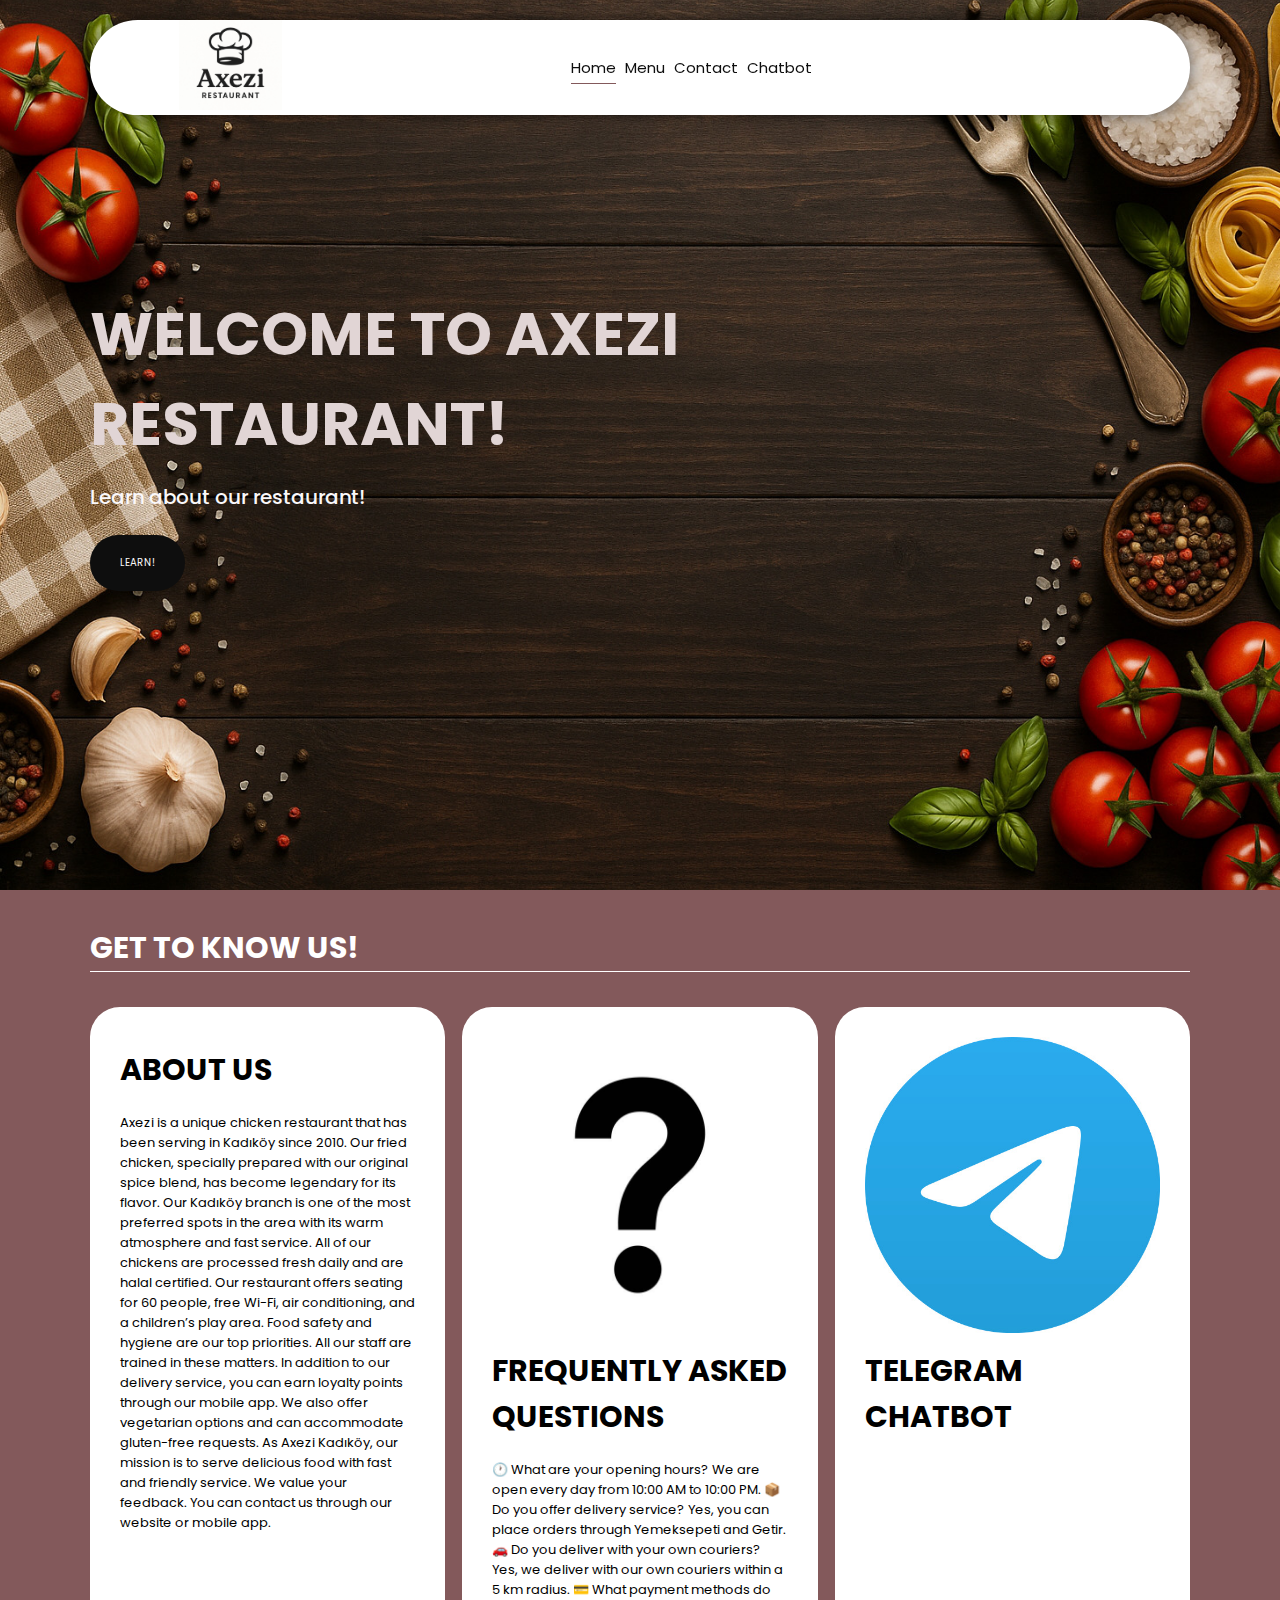
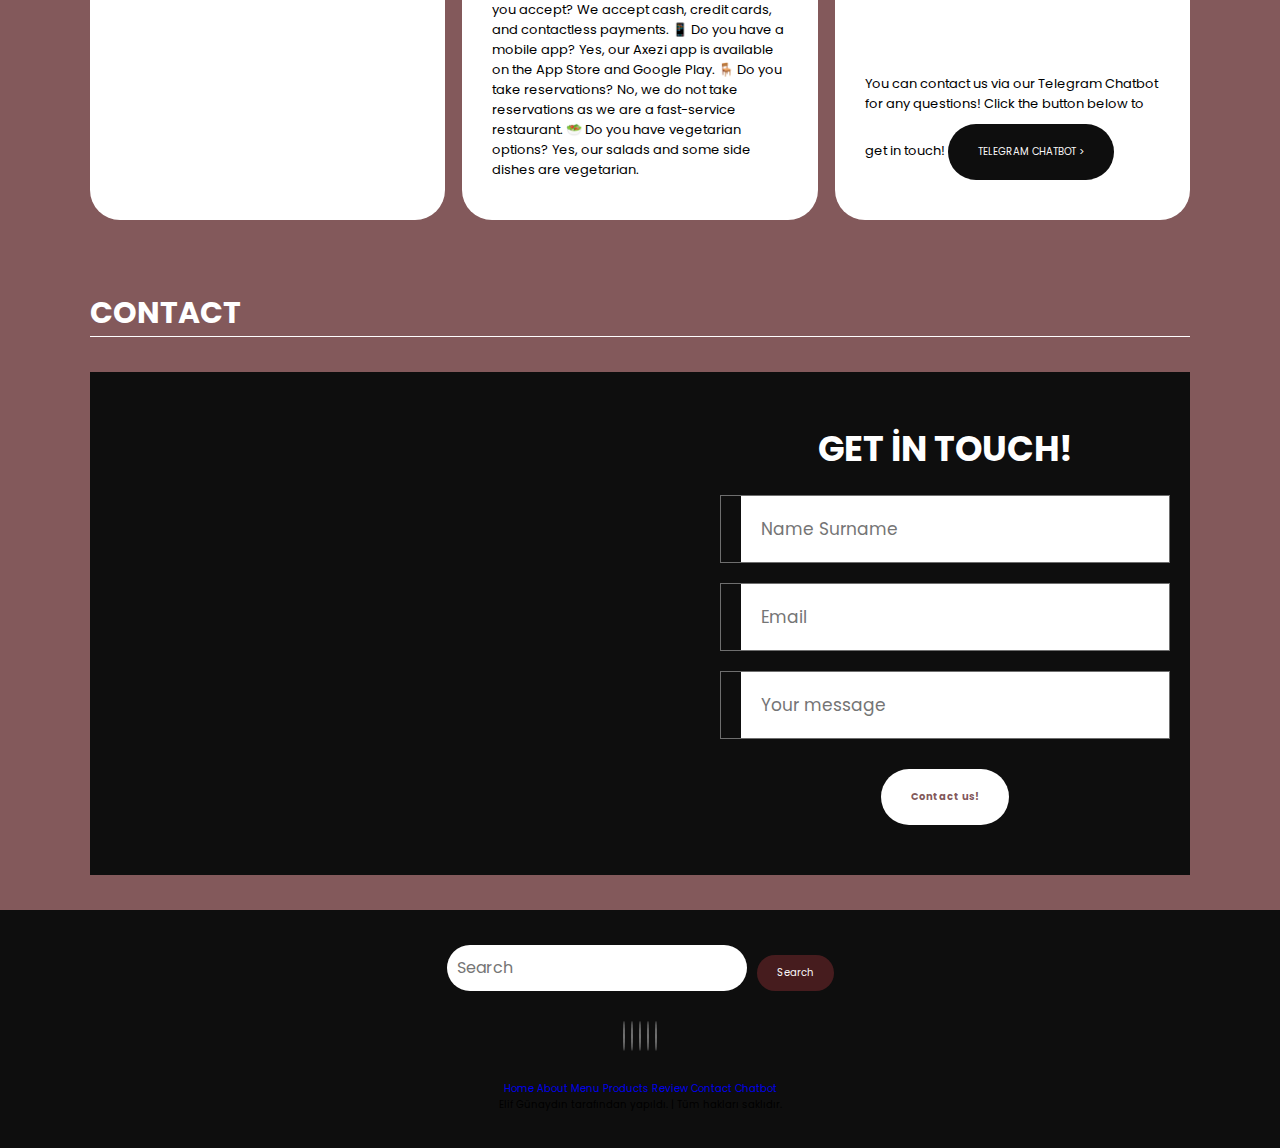
<file: YAPAYZEKAPROJE/AxeziWebSite/index.html>
<!DOCTYPE html>
<html lang="tr">
  <head>
    <meta charset="UTF-8" />
    <meta http-equiv="X-UA-Compatible" content="IE=edge" />
    <meta name="viewport" content="width=device-width, initial-scale=1.0" />
    <link
      rel="stylesheet"
      href="https://cdnjs.cloudflare.com/ajax/libs/font-awesome/6.4.0/css/all.min.css"
      integrity="sha512-iecdLmaskl7CVkqkXNQ/ZH/XLlvWZOJyj7Yy7tcenmpD1ypASozpmT/E0iPtmFIB46ZmdtAc9eNBvH0H/ZpiBw=="
      crossorigin="anonymous"
      referrerpolicy="no-referrer"
    />
    <title>Home</title>
  </head>
  <link rel="stylesheet" href="style/style.css" />

  <body>
    
    <header class="header">
      <a href="#" class="logo">
        <img src="img/logo.jpg" alt="logo" . />
      </a>
      <nav class="navbar">
        <a href="index.html" class="active">Home</a>
        <a href="menu.html">Menu</a>
        <a href="index.html #iletisim">Contact</a>
        <a href="index.html #hakkımda">Chatbot</a>
      </nav>

      <div class="buttons">
        <button id="menu-btn">
          <i class="fas fa-bars"></i>
        </button>
      </div>
    </header>

    <section class="Hakkımda">
      <div class="content">
        <h3>WELCOME TO AXEZI RESTAURANT!</h3>
        <p>Learn about our restaurant!</p>
        <a href="#hakkımda" class="btn">LEARN!</a>
      </div>
    </section>

    <section class="bilgiler" id="hakkımda">
      <h1 class="heading">GET TO KNOW US!</h1>
      <div class="box-container">
        <div class="box">
          <div class="box-head">
            <h3>ABOUT US</h3>
            <p>
              Axezi is a unique chicken restaurant that has been serving in Kadıköy since 2010.
Our fried chicken, specially prepared with our original spice blend, has become legendary for its flavor.
Our Kadıköy branch is one of the most preferred spots in the area with its warm atmosphere and fast service.
All of our chickens are processed fresh daily and are halal certified.
Our restaurant offers seating for 60 people, free Wi-Fi, air conditioning, and a children’s play area.
Food safety and hygiene are our top priorities. All our staff are trained in these matters.
In addition to our delivery service, you can earn loyalty points through our mobile app.
We also offer vegetarian options and can accommodate gluten-free requests.
As Axezi Kadıköy, our mission is to serve delicious food with fast and friendly service.
We value your feedback. You can contact us through our website or mobile app.
            </p>
          </div>
        </div>
        <div class="box">
          <div class="box-head">
            <img src="img/contact.jpg" alt="bilgiler" />
            <h3>FREQUENTLY ASKED QUESTIONS</h3>
          </div>
          <div class="box-bottom">
            <p>🕐 What are your opening hours?
We are open every day from 10:00 AM to 10:00 PM.
📦 Do you offer delivery service?
Yes, you can place orders through Yemeksepeti and Getir.
🚗 Do you deliver with your own couriers?
Yes, we deliver with our own couriers within a 5 km radius.
💳 What payment methods do you accept?
We accept cash, credit cards, and contactless payments.
📱 Do you have a mobile app?
Yes, our Axezi app is available on the App Store and Google Play.
🪑 Do you take reservations?
No, we do not take reservations as we are a fast-service restaurant.
🥗 Do you have vegetarian options?
Yes, our salads and some side dishes are vegetarian.
            </p>
          </div>
        </div>
        <div class="box">
          <div class="box-head">
            <img src="img/telegramlogo.jpg" alt="bilgiler" />
            <h3>TELEGRAM CHATBOT</h3>
          </div>
          <div class="box-bottom">
            <p>
              You can contact us via our Telegram Chatbot for any questions! 

              Click the button below to get in touch!
            <a href="https://t.me/n8nSMEBot" class="btn">TELEGRAM CHATBOT ></a>
          </div>
        </div>
      </div>
    </section>

    <section class="iletisim" id="iletisim">
      <h1 class="heading">CONTACT</h1>
      <div class="row">
        <iframe src="https://www.google.com/maps/embed?pb=!1m18!1m12!1m3!1d3011.5803096793297!2d29.019296075513!3d40.99067002050971!2m3!1f0!2f0!3f0!3m2!1i1024!2i768!4f13.1!3m3!1m2!1s0x14cab85d42e43bb9%3A0x6f84bee0365f5f73!2zQ2FmZXJhxJ9hIE1oLiwgUsSxaHTEsW0gQ2QuIDIyQSwgMzQ3MTAgS2FkxLFrw7Z5L8Swc3RhbmJ1bA!5e0!3m2!1str!2str!4v1746890290352!5m2!1str!2str" width="600" height="450" style="border:0;" allowfullscreen="" loading="lazy" referrerpolicy="no-referrer-when-downgrade"></iframe>
      <form action="gonder.php" method="POST" >
        <h3>Get in Touch!</h3>
        <div class="inputBox">
          <i class="fas fa-user"></i>
          <input type="text" name="isim2" placeholder="Name Surname" required><br>
        </div>
        <div class="inputBox">
          <i class="fas fa-envelope"></i>
          <input type="email" name="email2" placeholder="Email" required><br>
        </div>
        <div class="inputBox">
          <i class="fas fa-message"></i>
          <input type="text" name="mesaj2" placeholder="Your message" required><br>
        </div>
        <button type="submit" class="btn">Contact us!</button>
      </form>

      </div>
  </section>

  <section class="footer">
    <div class="search">
      <input type="text" class="search-input" placeholder="Search"/>
      <button class="btn btn-primary">Search</button>
    </div>
    <div class="share">
      <a href="#" class="fab fa-facebook"></a>
      <a href="#" class="fab fa-twitter"></a>
      <a href="#" class="fab fa-instagram"></a>
      <a href="#" class="fab fa-linkedin"></a>
      <a href="#" class="fab fa-pinterest"></a>
    </div>

    <div class="links">
      <a href="index.html" class="active">Home</a>
      <a href="ozgecmis.html">About</a>
      <a href="ilgi.html">Menu</a>
      <a href="sehrim.html">Products</a>
      <a href="miras.html">Review</a>
      <a href="#iletisim">Contact</a>
      <a href="login.html">Chatbot</a>
    </div>

    <div class="created">
      <span>Elif Günaydın</span> tarafından yapıldı. | Tüm hakları saklıdır.
    </div>
  </section>

  <script src="js/script.js"></script>

  </body>
</html>
</file>
<file: YAPAYZEKAPROJE/AxeziWebSite/style/style.css>
@import url('https://fonts.googleapis.com/css2?family=Poppins:ital,wght@1,100;1,300;1,400;1,500;1,600&display=swap');

:root {
    --main-color: rgba(89, 33, 36, 0.748);
    --black-color: #0e0e0e;
    --border: 0.1rem solid rgba(255,255,255,0.4);
}

* {
    font-family: "Poppins", sans-serif;
    margin: 0;
    padding: 0;
    box-sizing: border-box;
    outline: none;
    border:none;
    text-decoration: none;
    transition: 0.2s ease;
}

/*! base html codes */ 
html {
    font-size: 62.5%;
    overflow-x: hidden;
    scroll-padding-top: 9rem;
    scroll-behavior: smooth;
}

html::-webkit-scrollbar {
    width: 0.8rem;
    background-color: #fff;
}

html::-webkit-scrollbar-track {
    background-color: transparent;
}

html::-webkit-scrollbar-thumb {
    border-radius: 3rem;
    background-color: var(--black-color);
}

body {
    background-color: var(--main-color);
    height: 200vh;
}

section {
    padding: 3.5rem 7%;
}

.btn:hover {
    opacity: 0.8;
}

.btn {
    margin-top: 1rem;
    display: inline-block;
    padding: 2rem 3rem;
    border-radius: 30rem;
    font-size: 1rem;
    color:rgb(249, 247, 248);
    background-color: var(--black-color);
    cursor: pointer;
}

.search-input{
    font-size: 1.6rem;
    color:var(--black-color);
    padding: 1rem;
    text-transform: none;
    border-radius: 3rem;
}

.heading {
    color: #fff;
    text-transform: uppercase;
    font-size: 3rem;
    margin-bottom: 3.5rem;
    border-bottom: 0.1rem solid #fff;
}


/* ***header*** */
.header .logo img {
    height: 9rem;
}

.header {
    background-color:#fff;
    display: flex;
    align-items: center;
    justify-content: space-between;
    padding: 0 7%;
    margin: 2rem 7%;
    border-radius: 30rem;
    box-shadow: 0px 0px 17px -2px rgba(0,0,0,0.75);
    position: sticky;
    top: 0;
    z-index: 1000;
}

.header .navbar a {
    margin: 0.3rem;
    font-size: 1.5rem;
    color: var(--black-color);
    border-bottom: 0.1rem solid transparent;
}

.header .navbar .active,
.header .navbar a:hover {
    border-color: var(--main-color);
    padding-bottom: 0.5rem;
}

.header .buttons button{
    cursor: pointer;
    font-size: 2rem;
    margin-left: 2rem;
    background-color: transparent;
}

#menu-btn{
    display: none;
}

/* Hakkımda */
.Hakkımda {
    min-height: 100vh;
    background: url(../img/img.jpg)no-repeat;
    background-size: cover;
    background-position: center;
    margin-top: -14.5rem;
    display: flex;
    align-items:center;
}

.Hakkımda .content {
    max-width: 60rem;
}

.Hakkımda .content h3 {
    font-size: 6rem;
    color: rgb(225, 213, 213);
}

.Hakkımda .content p {
    font-size: 2rem;
    font-weight: 500;
    line-height: 1.8;
    padding: 1rem 0;
    color:rgb(250, 248, 250);
}


/* bilgiler */

.bilgiler .box-container {
    display: grid;
    grid-template-columns: repeat(auto-fit,minmax(30rem,1fr));
    gap: 1.7rem;
}

.bilgiler .box-container .box {
    padding: 3rem;
    background-color: #fff;
    border-radius: 3rem;
    min-height: 50rem;
    display: flex;
    flex-direction: column;
    align-items: flex-start;
    justify-content: space-between
}

.bilgiler .box-container .box img {
    width: 100%;
    object-fit: cover;
    border-radius: 3rem;
}

.bilgiler .box-container .box  h3 {
    font-size: 3rem;
    padding: 1rem 0;
}

.bilgiler .box-container .box  p {
    font-size: 1.3rem;
    padding: 1rem 0;
}


/* özgeçmiş */

.özgeçmiş .box-container {
    position: relative;
    width: 100%;
    max-width: 1000px;
    min-height: 1000px;
    background-color: #fff;
    display: grid;
    margin: 50px;
    grid-template-columns: 1fr 3fr;
    box-shadow: 0 35px 55px rgba(0,0,0,.1);
    padding: 0.5rem;
    border-radius: 3rem;
}

.özgeçmiş .box-container .boxleft {
    background-color:#9a4646;
    padding: 40px;
    border-radius: 3rem;
    justify-content: space-between
}

.özgeçmiş .box-container .boxright {
    position: relative;
    background-color: #fff;
    padding: 30px;
    border-radius: 3rem;
    justify-content: space-between
}

.özgeçmiş .box-container .boxleft .profileText {
    position: relative;
    display: flex;
    flex-direction: column;
    align-items: center;
    padding-bottom: 20px;
    border-bottom: 1px solid rgba(255,255,255,.2);
}

.özgeçmiş .box-container .boxleft .profileText .imgBox {
    position: relative;
    width: 200px;
    height: 200px;
    border-radius: 50%;
    overflow: hidden;
}

.özgeçmiş .box-container .boxleft .profileText .imgBox .img {
    position:absolute;
    top: 0;
    left: 0;
    width: 100%;
    height: 100%;
    object-fit: cover;
}

.özgeçmiş .box-container .boxleft .profileText h2 {
    color: #fff;
    font-size: 1.5em;
    margin-top: 2rem;
    text-transform: uppercase;
    text-align: center;
    font-weight: 600;
    line-height: 1.4em;
}

.title {
    color: #fff;
    text-transform: uppercase;
    font-size: 1.2rem;
    font-weight: 600;
    letter-spacing: 1px;
    margin-bottom: 20px;
}

.contactInfo{
    padding-top: 40px;
}

.contactInfo ul{
    position: relative;
}

.contactInfo ul li{
    position: relative;
    list-style: none;
    margin: 10px 0;
    cursor: pointer;
}

.contactInfo ul li .icon{
    display: inline-block;
    width: 25px;
    font-size: 15px;
    color: #0e0e0e;
} 

.contactInfo ul li .span{
    color: #fff;
    font-weight: 300;
}

.contactInfoE {
    font-size: 1.5rem;
}

.contactInfoE li {
    margin-bottom: 15px;
}

.contactInfoE h5 {
    color: aqua;
    font-weight: 500;
}

.contactInfoE h4:nth-child(2) {
    color:#fff;
    font-weight: 500;
}

.özgeçmiş .box-container .boxright .title1{
    font-size: 3rem;
    margin-bottom: 0.1rem;
    padding: 1rem;
}

.özgeçmiş .box-container .boxright h1{
    font-size: 4.5rem;
    margin-bottom: 1.5rem;
    color:#9a4646;
}

.özgeçmiş .box-container .boxright p{
    font-size: 1.3rem;
    margin-bottom: 3rem;
}

.contactInfoL .perecent{
    position: relative;
    width: 100%;
    height: 6px;
    background:rgb(104, 11, 32);
    display: block;
    margin-top: 5px;
}

.contactInfoL .perecent div{
    position: absolute;
    top: 0;
    left:0;
    height: 100%;
    background: aqua;
}

.özgeçmiş .box-container .boxright h3{
    color: #9a4646;
}


/* ilgi  alanlarım */

.ilgi .row .image{
    padding: 2rem;
    flex: 1 1 45rem;
}

.ilgi .row .content{
    flex: 1 1 45rem;
}

.ilgi .row img{
    width: 100%;
    border-radius: 3rem;

}

.ilgi .row {
    display: flex;
    flex-wrap: wrap;
    column-gap: 2rem;
}

.ilgi .row .content h3{
    font-size: 3rem;
    color:#612020;
}

.ilgi .row .content p{
    font-size: 1.6rem;
    color: #0e0e0e;
    padding: 1rem 0;
    line-height: 1.8;
}

.form-wrapper{
    display: flex;
    flex-direction: column;
    margin: 20px 17.5rem;
    width: 100%;
}

.form{
    display: flex;
    flex-direction: column;
    align-items: center;
}

#searchInput{
    width: 75%;
    padding: 5px;
    border-radius: 5px;
    text-align: center;
}

.button-wrapper{
    margin: 10px 31%; 
}


/* şehrim */

.sehrim .box-container {
    display: grid;
    grid-template-columns: repeat(auto-fit,minmax(2fr,1fr));
    gap: 1.7rem;
}

.sehrim .box-container .box {
    padding: 3rem;
    position: center;
    width: 70rem;
    background-color: #fff;
    border-radius: 3rem;
    display: flex;
    flex-direction: column;
    align-items: flex-start;
    justify-content: space-between;
}

.iletisim .row{
    display: flex;
    background-color: var(--black-color);
    flex-wrap: wrap;
    gap: 1rem;
}

.iletisim .row .map{
    flex: 1 1 45rem;
    width: 100%;
    object-fit: cover;
}

.iletisim .row form{
    flex: 1 1 45rem;
    padding: 5rem 2rem;
    text-align: center;
}

.iletisim .row form h3{
    text-transform: uppercase;
    font-size: 3.5rem;
    color:#fff
}

.iletisim .row form .inputBox{
    display: flex;
    align-items: center;
    margin: 2rem 0;
    border: var(--border);

}

.iletisim .row form .inputBox i{
    color: #fff;
    font-size: 2rem;
    padding-left: 2rem;
}

.iletisim .row form .inputBox input{
    width: 100%;
    padding: 2rem;
    font-size: 1.7rem;
    color: #fff;
    text-transform: none;
    background-color: none;
}

 .iletisim .row form .btn{
    color:var(--main-color);
    background-color: #fff;
    font-weight: bold;
}

 .footer{
    background-color: var(--black-color);
    text-align: center;
 }

 .footer .search{
    display: flex;
    justify-content: center;
 }

 .footer .search .search-input{
    width: 30rem;
 }

 .footer .search .btn-primary{
    background-color:var(--main-color);
    padding: 1rem 2rem;
    margin-left: 1rem;
 }

.footer .share{
    padding: 2rem 0;
 }

.footer .share a{
    width: 5rem;
    height: 5rem;
    line-height: 5rem;
    color:#fff;
    font-size: 2rem;
    border:var(--border);
    border-radius: 50%;
    margin: 0.3rem;
}

.footer .share a:hover {
    background-color: var(--main-color);
}


/*responsive */

@media (max-width:991px){
    html{
        font-size: 55%;
    }

    .header{
        padding: 1.5rem 2rem;
    }

    .header .logo img{
        height: 7rem;
    }

    section{
        padding: 2rem;

    }
    .hakkımda .box-container .box .box-head .name{
        font-size: 3.4rem;
    }
}

@media (max-width: 768px){
    .header #menu-btn {
        display: inline-block;
    }

    .header .navbar{
        position: absolute;
        top: 95%;
        background-color: #fff;
        height: calc(100vh-9rem);
        width: 30rem;
        box-shadow: 0px 20px 14px 0px rgb(0 0 0 / 75%);
        right: -100%;
    }

    .header .navbar.active{
        right: 3rem;
    }

    .header .navbar a{
        color:var(--black-color);
        display: block;
        margin: 1.5rem;
        padding: 0.5rem;
        font-size: 2rem;
    }
}

@media (max-width: 576px){
    html{
        font-size: 50%;
    }

}
</file>
